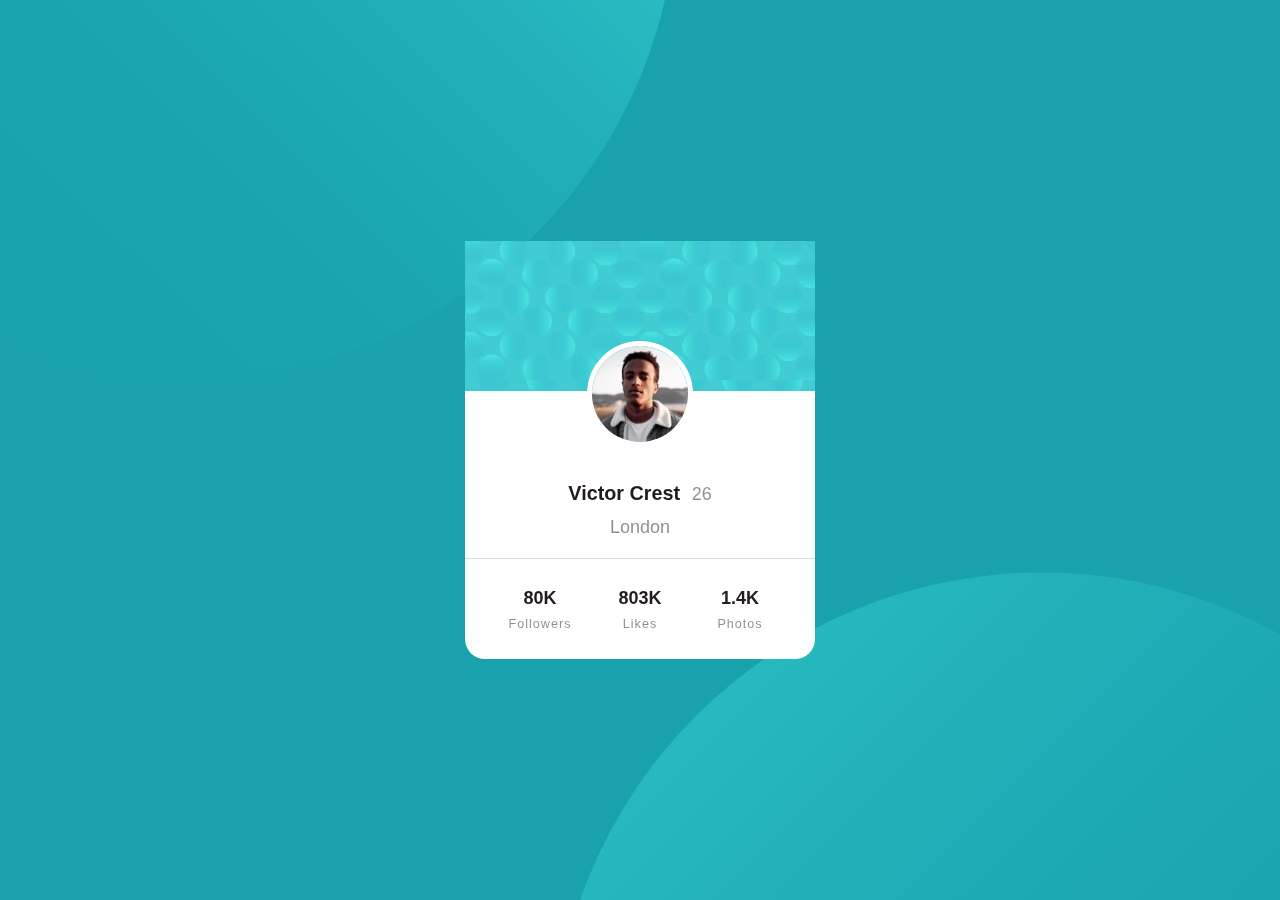
<file: index.html>
<!DOCTYPE html>
<html lang="en">
<head>
  <meta charset="UTF-8">
  <meta name="viewport" content="width=device-width, initial-scale=1.0"> <!-- displays site properly based on user's device -->

  <link rel="icon" type="image/png" sizes="32x32" href="./images/favicon-32x32.png">
  <link rel="stylesheet" href="styles.css">
  <title>Frontend Mentor | Profile card component</title>

  <!-- Feel free to remove these styles or customise in your own stylesheet 👍 -->
  
</head>
<body>

  <section class="main">
    <div class="circles">
      <!-- <img class="c1" src="images/bg-pattern-top.svg" alt=""> -->
      <svg class="c1" width="978" height="978" xmlns="http://www.w3.org/2000/svg"><defs><linearGradient x1="50%" y1=".779%" x2="50%" y2="100%" id="a"><stop stop-color="#0989B4" stop-opacity="0" offset="0%"/><stop stop-color="#53FFEE" offset="99.94%"/></linearGradient></defs><ellipse fill="url(#a)" transform="rotate(-135 489 489)" cx="489" cy="489" rx="489" ry="488" fill-rule="evenodd" opacity=".5"/></svg>
      <!-- <img class="c2" src="images/bg-pattern-bottom.svg" alt=""> -->
      <svg class="c2" width="978" height="978" xmlns="http://www.w3.org/2000/svg"><defs><linearGradient x1="50%" y1=".779%" x2="50%" y2="100%" id="a"><stop stop-color="#0989B4" stop-opacity="0" offset="0%"/><stop stop-color="#53FFEE" offset="99.94%"/></linearGradient></defs><ellipse fill="url(#a)" transform="scale(1 -1) rotate(45 1669.55 0)" cx="489" cy="489" rx="489" ry="488" fill-rule="evenodd" opacity=".25"/></svg>
    </div>
    <div class="card">
      <div class="card-header">
        <img src="Capturee.jpg" alt="">
        <svg width="350" height="140" xmlns="http://www.w3.org/2000/svg" xmlns:xlink="http://www.w3.org/1999/xlink"><defs><linearGradient x1="50%" y1=".779%" x2="50%" y2="100%" id="c"><stop stop-color="#0989B4" stop-opacity="0" offset="0%"/><stop stop-color="#53FFEE" offset="99.94%"/></linearGradient><linearGradient x1="50%" y1=".779%" x2="50%" y2="100%" id="d"><stop stop-color="#0989B4" stop-opacity="0" offset="0%"/><stop stop-color="#53FFEE" offset="99.94%"/></linearGradient><path id="a" d="M0 0h350v140H0z"/></defs><g fill="none" fill-rule="evenodd"><mask id="b" fill="#fff"><use xlink:href="#a"/></mask><use fill="#41CBD3" xlink:href="#a"/><g mask="url(#b)" opacity=".5"><g transform="translate(-11 -4)"><ellipse fill="url(#c)" transform="rotate(90 60.479 14.8)" cx="60.479" cy="14.8" rx="14.8" ry="14.834"/><ellipse fill="url(#d)" transform="rotate(180 14.834 14.8)" cx="14.834" cy="14.8" rx="14.834" ry="14.8"/><ellipse fill="url(#d)" cx="151.767" cy="14.8" rx="14.834" ry="14.8"/><ellipse fill="url(#c)" transform="rotate(-90 106.123 14.8)" cx="106.123" cy="14.8" rx="14.8" ry="14.834"/><ellipse fill="url(#c)" transform="rotate(90 243.055 14.8)" cx="243.055" cy="14.8" rx="14.8" ry="14.834"/><ellipse fill="url(#d)" transform="rotate(180 197.411 14.8)" cx="197.411" cy="14.8" rx="14.834" ry="14.8"/><ellipse fill="url(#d)" cx="334.344" cy="14.8" rx="14.834" ry="14.8"/><ellipse fill="url(#c)" transform="rotate(-90 288.7 14.8)" cx="288.699" cy="14.8" rx="14.8" ry="14.834"/></g><g transform="translate(-11 91.63)"><ellipse fill="url(#c)" transform="rotate(90 60.479 14.8)" cx="60.479" cy="14.8" rx="14.8" ry="14.834"/><ellipse fill="url(#d)" transform="rotate(180 14.834 14.8)" cx="14.834" cy="14.8" rx="14.834" ry="14.8"/><ellipse fill="url(#d)" cx="151.767" cy="14.8" rx="14.834" ry="14.8"/><ellipse fill="url(#c)" transform="rotate(-90 106.123 14.8)" cx="106.123" cy="14.8" rx="14.8" ry="14.834"/><ellipse fill="url(#c)" transform="rotate(90 243.055 14.8)" cx="243.055" cy="14.8" rx="14.8" ry="14.834"/><ellipse fill="url(#d)" transform="rotate(180 197.411 14.8)" cx="197.411" cy="14.8" rx="14.834" ry="14.8"/><ellipse fill="url(#d)" cx="334.344" cy="14.8" rx="14.834" ry="14.8"/><ellipse fill="url(#c)" transform="rotate(-90 288.7 14.8)" cx="288.699" cy="14.8" rx="14.8" ry="14.834"/></g><g transform="translate(-11 43.815)"><ellipse fill="url(#c)" transform="rotate(-90 60.479 14.8)" cx="60.479" cy="14.8" rx="14.8" ry="14.834"/><ellipse fill="url(#d)" cx="14.834" cy="14.8" rx="14.834" ry="14.8"/><ellipse fill="url(#d)" cx="151.767" cy="14.8" rx="14.834" ry="14.8"/><ellipse fill="url(#c)" transform="rotate(90 106.123 14.8)" cx="106.123" cy="14.8" rx="14.8" ry="14.834"/><ellipse fill="url(#c)" transform="rotate(-90 243.055 14.8)" cx="243.055" cy="14.8" rx="14.8" ry="14.834"/><ellipse fill="url(#d)" cx="197.411" cy="14.8" rx="14.834" ry="14.8"/><ellipse fill="url(#d)" cx="334.344" cy="14.8" rx="14.834" ry="14.8"/><ellipse fill="url(#c)" transform="rotate(90 288.7 14.8)" cx="288.699" cy="14.8" rx="14.8" ry="14.834"/></g><g transform="translate(11.822 18.77)"><ellipse fill="url(#c)" transform="rotate(90 60.479 14.8)" cx="60.479" cy="14.8" rx="14.8" ry="14.834"/><ellipse fill="url(#d)" transform="rotate(180 14.834 14.8)" cx="14.834" cy="14.8" rx="14.834" ry="14.8"/><ellipse fill="url(#d)" cx="151.767" cy="14.8" rx="14.834" ry="14.8"/><ellipse fill="url(#c)" transform="rotate(-90 106.123 14.8)" cx="106.123" cy="14.8" rx="14.8" ry="14.834"/><ellipse fill="url(#c)" transform="rotate(90 243.055 14.8)" cx="243.055" cy="14.8" rx="14.8" ry="14.834"/><ellipse fill="url(#d)" transform="rotate(180 197.411 14.8)" cx="197.411" cy="14.8" rx="14.834" ry="14.8"/><ellipse fill="url(#d)" cx="334.344" cy="14.8" rx="14.834" ry="14.8"/><ellipse fill="url(#c)" transform="rotate(-90 288.7 14.8)" cx="288.699" cy="14.8" rx="14.8" ry="14.834"/></g><g transform="translate(11.822 114.4)"><ellipse fill="url(#c)" transform="rotate(90 60.479 14.8)" cx="60.479" cy="14.8" rx="14.8" ry="14.834"/><ellipse fill="url(#d)" transform="rotate(180 14.834 14.8)" cx="14.834" cy="14.8" rx="14.834" ry="14.8"/><ellipse fill="url(#d)" cx="151.767" cy="14.8" rx="14.834" ry="14.8"/><ellipse fill="url(#c)" transform="rotate(-90 106.123 14.8)" cx="106.123" cy="14.8" rx="14.8" ry="14.834"/><ellipse fill="url(#c)" transform="rotate(90 243.055 14.8)" cx="243.055" cy="14.8" rx="14.8" ry="14.834"/><ellipse fill="url(#d)" transform="rotate(180 197.411 14.8)" cx="197.411" cy="14.8" rx="14.834" ry="14.8"/><ellipse fill="url(#d)" cx="334.344" cy="14.8" rx="14.834" ry="14.8"/><ellipse fill="url(#c)" transform="rotate(-90 288.7 14.8)" cx="288.699" cy="14.8" rx="14.8" ry="14.834"/></g><g transform="translate(11.822 66.585)"><ellipse fill="url(#c)" transform="rotate(-90 60.479 14.8)" cx="60.479" cy="14.8" rx="14.8" ry="14.834"/><ellipse fill="url(#d)" cx="14.834" cy="14.8" rx="14.834" ry="14.8"/><ellipse fill="url(#d)" cx="151.767" cy="14.8" rx="14.834" ry="14.8"/><ellipse fill="url(#c)" transform="rotate(90 106.123 14.8)" cx="106.123" cy="14.8" rx="14.8" ry="14.834"/><ellipse fill="url(#c)" transform="rotate(-90 243.055 14.8)" cx="243.055" cy="14.8" rx="14.8" ry="14.834"/><ellipse fill="url(#d)" cx="197.411" cy="14.8" rx="14.834" ry="14.8"/><ellipse fill="url(#d)" cx="334.344" cy="14.8" rx="14.834" ry="14.8"/><ellipse fill="url(#c)" transform="rotate(90 288.7 14.8)" cx="288.699" cy="14.8" rx="14.8" ry="14.834"/></g></g></g></svg>
      </div>


      <div class="card-body">
      <div class="img-holder">
        <img src="images/image-victor.jpg" alt="">
      </div>
      <h2 class="name-age">
        Victor Crest 
        <span class="age">26</span>
      </h2>
      <h3 class="city">London</h3>
      </div>
      <div class="card-footer">
        <div class="item">
          <h4 class="value">80K</h4>
          <h5 class="meta">Followers</h5>
        </div>
        <div class="item">
          <h4 class="value">803K</h4>
          <h5 class="meta">Likes</h5>
        </div>
        <div class="item">
          <h4 class="value">1.4K</h4>
          <h5 class="meta">Photos</h5>
        </div>
      </div>
    </div>
  </section>
  
</body>
</html>
</file>
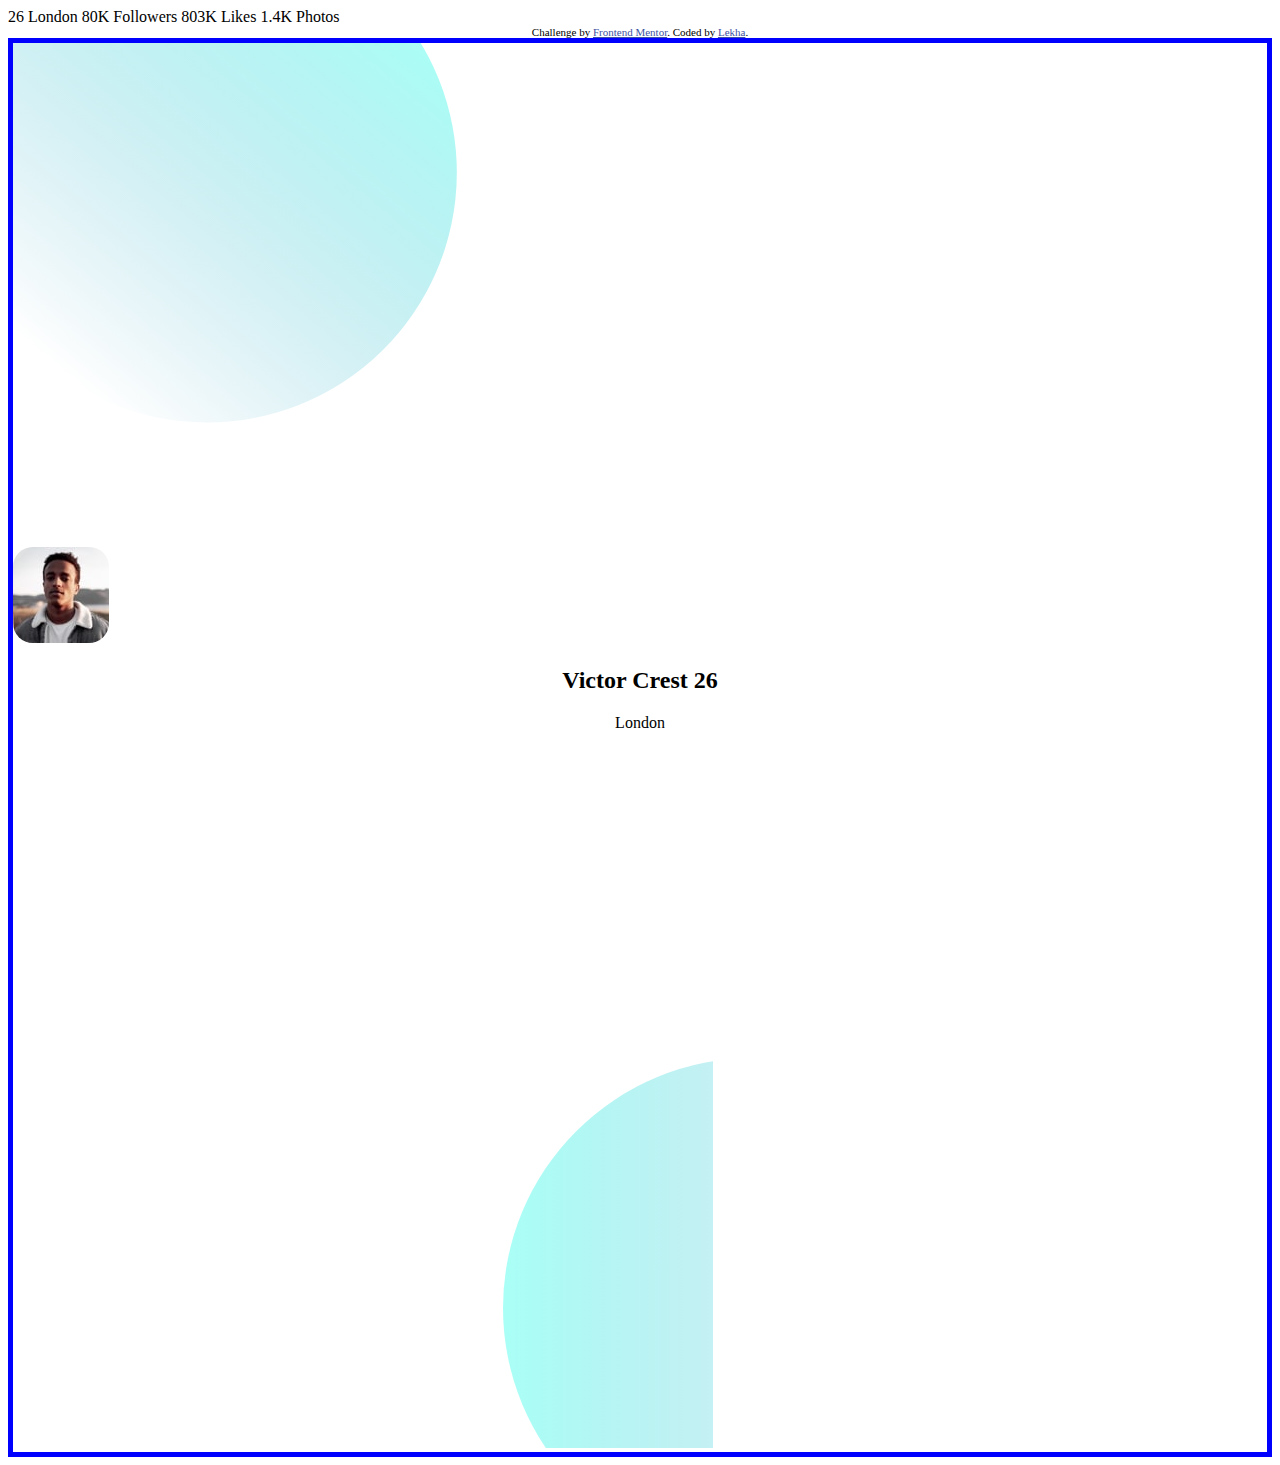
<file: profile-card-component-main/index.html>
<!DOCTYPE html>
<html lang="en">
  <head>
    <meta charset="UTF-8" />
    <meta name="viewport" content="width=device-width, initial-scale=1.0" />
    <!-- displays site properly based on user's device -->

    <link
      rel="icon"
      type="image/png"
      sizes="32x32"
      href="./images/favicon-32x32.png"
    />

    <title>Frontend Mentor | Profile card component</title>

    <!-- Feel free to remove these styles or customise in your own stylesheet 👍 -->
    <style>
      .attribution {
        font-size: 11px;
        text-align: center;
      }
      .attribution a {
        color: hsl(228, 45%, 44%);
      }
      .card-1 {
        border: 5px solid blue;
      }
      .card {
        margin-top: 20px;
        text-align: center;
      }
      svg{
        background-image: url(sprite.svg) no-repeat;
      }
      linearGradient
      {
        background-position:bottom right ;
      }
      img {
        border-radius: 20px;
        text-align: center;
      }
    </style>
  </head>
  <body>
    26 London 80K Followers 803K Likes 1.4K Photos
    <div class="attribution">
      Challenge by
      <a href="https://www.frontendmentor.io?ref=challenge" target="_blank"
        >Frontend Mentor</a
      >. Coded by <a href="#">Lekha</a>.
    </div>
    <div class="card-1">
      <svg width="500" height="500" xmlns="http://www.w3.org/3000/svg">
        <defs>
          <linearGradient x1="50%" y1=".779%" x2="50%" y2="100%" id="a">
            <stop stop-color="#0989B4" stop-opacity="0" offset="0%" />
            <stop stop-color="#53FFEE" offset="99.94%" />
          </linearGradient>
        </defs>
        <ellipse
          fill="url(#a)"
          transform="rotate(-140 200 200)"
          cx="250"
          cy="250"
          rx="250"
          ry="250"
          fill-rule="evenodd"
          opacity=".5"
        />
      </svg>
      <div>
        <img src="image-victor.jpg" />
      </div>
      <div class="card-body">
        <h2 class="card-title" style="text-align: center">
          Victor Crest
          <span class="text-muted" style="text-align: center">26</span>
        </h2>
        <p class="card-text" style="text-align: center">London</p>
      </div>
      <svg width="700" height="700" xmlns="http://www.w3.org/2000/svg">
        <defs>
          <linearGradient x1="50%" y1=".779%" x2="50%" y2="100%" id="a">
            <stop stop-color="#0989B4" stop-opacity="0" offset="0%" />
            <stop stop-color="#53FFEE" offset="99.94%" />
          </linearGradient>
        </defs>
        <ellipse
          fill="url(#a)"
          transform="scale(1 -1) rotate(90 900 90)"
          cx="250"
          cy="250"
          rx="250"
          ry="250"
          fill-rule="evenodd"
          opacity=".5"
        />
      </svg>
    </div>
  </body>
</html>
</file>
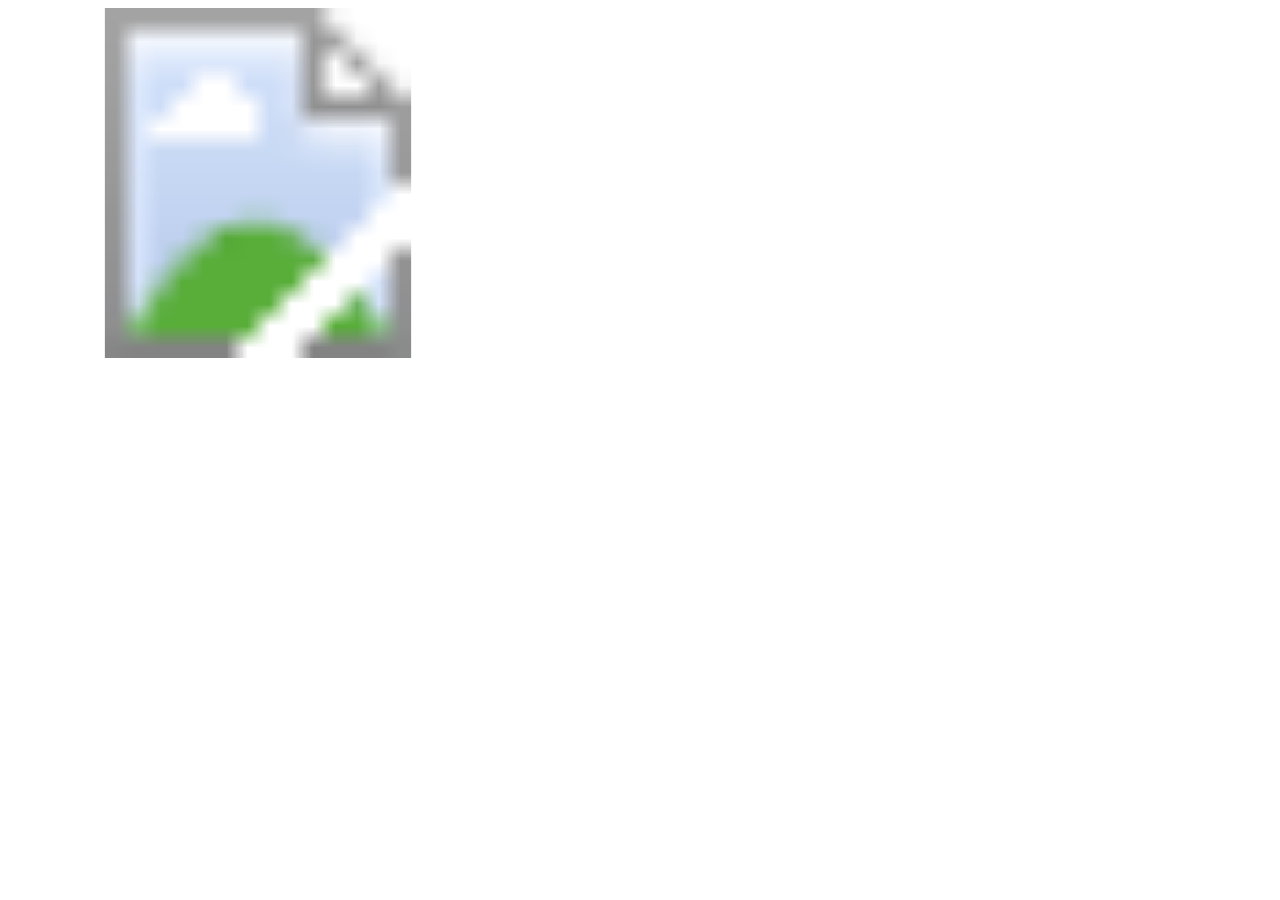
<file: i.html>
<!DOCTYPE html>
<html>
   <head>
      <title>HTML5 SVG Image</title>
   <head>
   <body>
      <svg width="500" height="350">
         <defs>
            <clipPath>
               <circle cx="250" cy="145" r="125" fill="#FFFFFF" />
            </clipPath>
         </defs>
         <image width="500" height="350" xlink:href="https://www.tutorialspoint.com/videotutorials/images/coding_ground_home.jpg" clip-path="" />
      </svg>
   </body>
</html
</file>
<file: styles.css>
*{
    margin:0;
    padding: 0;
    box-sizing: border-box;
    font-size:18px;
}
body{
    font-family: 'Kumbh Sans',sans-serif;
    color:hsl(0,11%,12%);
}
img{
    border-radius: 20px 20px 0 0;
  
}
section
{
    background-color: hsl(185,75%,39%);
    height:100vh;
    display: flex;
    justify-content: center;
    align-items: center;
    overflow: hidden;
    position: relative;
}
.card
{
    width:350px;
    background-color: white;
   border-radius: 20px;
   text-align: center;
   position: relative;
}

.card-header
{
     background-image: url(images/bg-pattern-card.svg);
    /* background-color: rgb(12, 95, 102); */
    background-size: cover;
    height:150px;
 

}
.card-header .head 
{
    position:absolute;
}

.card-body
{
    padding: 0 20px 20px;
}

.img-holder img
{
    border-radius: 50%;
    border:5px solid white;
   
    margin-top: -50px;
    margin-bottom: 30px;
}

.name-age
{
    font-size: 1.1rem;
    margin-bottom: 12px;
}
.age,.city,.meta{
    font-weight: 400;
    color:hsl(0,11%,12%);
    opacity: .5;
}
.age{
    margin-left: 6px;
}
.city{
    font-size: 1rem;
}
.card-footer
{
    border-top:1px solid hsl(0,3%,86%);
    display: flex;
    padding:0 25px;
}

.card-footer .item
{
    flex:1;
    height:100px;
    display: flex;
    flex-direction: column;
    justify-content: center;
    align-items: center;
}

.card-footer .item .value
{
    font-size: 1rem;
    margin-bottom: 8px;
}
.card-footer .item .meta{
    font-size: .7rem;
    letter-spacing: 1px;
}

 .c1, .c2{
    position:absolute;
  
}
 .c1
{
    top:-600px;
    left:-300px;
}
 .c2
{
    bottom:-650px;
    right:-250px;
}
 @media only screen and (max-width: 600px) { 
  
    section{
        overflow-y: scroll;
    }
  .c1
{
    top:-650px;
    left:-550px;
}
 .c2
{
    bottom:-700px;
    right:-500px;
  
}
  }
</file>
